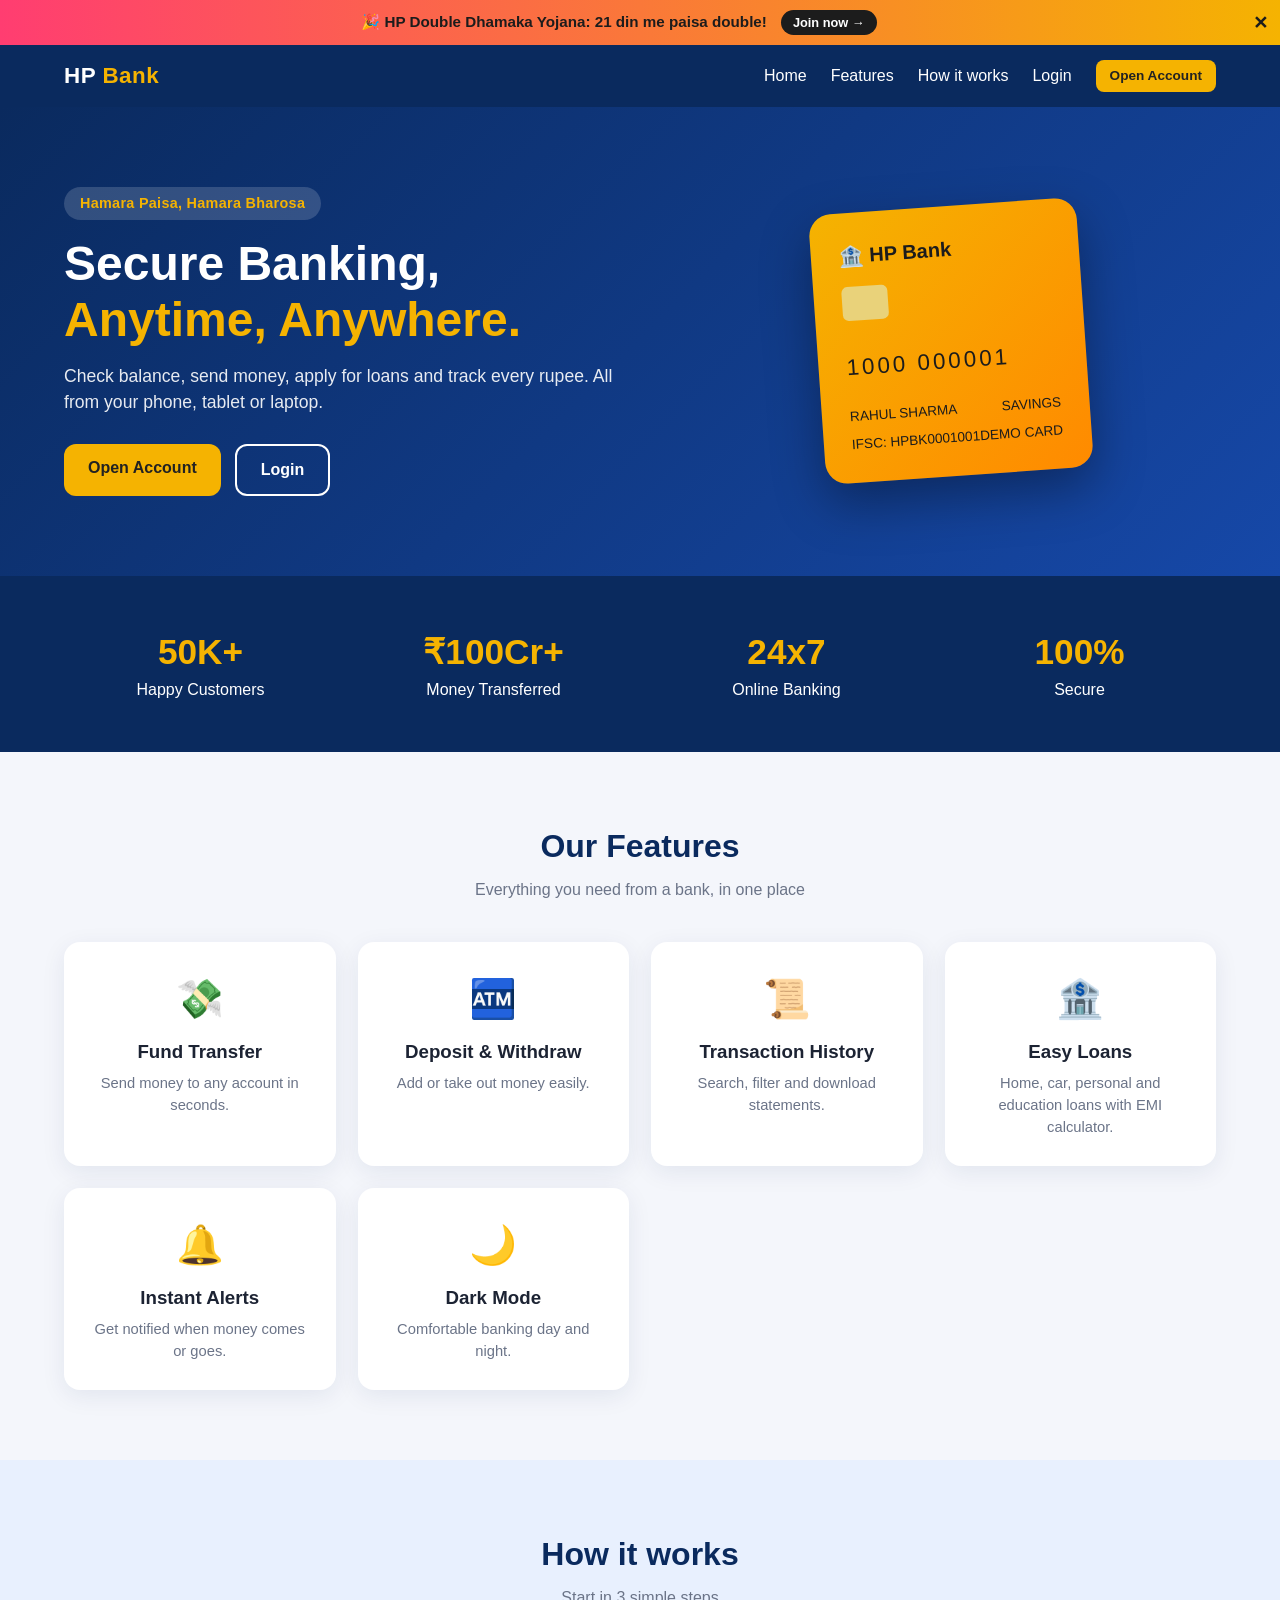
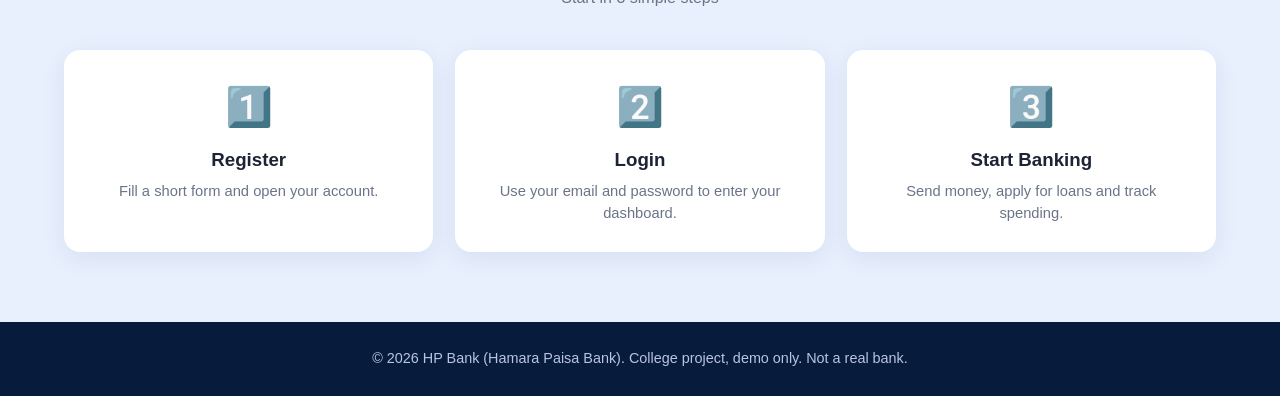
<file: index.html>
<!DOCTYPE html>
<html lang="en">
<head>
<meta charset="UTF-8">
<meta name="viewport" content="width=device-width, initial-scale=1">
<title>HP Bank - Secure Banking, Anytime</title>
<link rel="stylesheet" href="css/style.css">
</head>
<body>

<!-- JOKE SCHEME BANNER: delete this whole block (and the promoClose line in the script) to remove it -->
<div class="promo" id="promo">
  <span>🎉 <b>HP Double Dhamaka Yojana:</b> 21 din me paisa double!</span>
  <a href="login.html" class="promo-btn">Join now →</a>
  <small></small>
  <button id="promoClose" aria-label="Close">✕</button>
</div>

<nav class="nav">
  <a href="index.html" class="logo">HP <span>Bank</span></a>
  <button class="menu-toggle" id="menuBtn" aria-label="Menu">☰</button>
  <div class="nav-links" id="navLinks">
    <a href="#home">Home</a>
    <a href="#features">Features</a>
    <a href="#how">How it works</a>
    <a href="login.html">Login</a>
    <a href="login.html?tab=register" class="btn btn-gold btn-sm">Open Account</a>
  </div>
</nav>

<section class="hero" id="home">
  <div>
    <div class="tagline">Hamara Paisa, Hamara Bharosa</div>
    <h1>Secure Banking,<br><span>Anytime, Anywhere.</span></h1>
    <p>Check balance, send money, apply for loans and track every rupee. All from your phone, tablet or laptop.</p>
    <div class="hero-btns">
      <a href="login.html?tab=register" class="btn btn-gold">Open Account</a>
      <a href="login.html" class="btn btn-outline">Login</a>
    </div>
  </div>
  <div class="hero-card">
    <div class="bank-name">🏦 HP Bank</div>
    <div class="chip"></div>
    <div class="num">1000 000001</div>
    <div class="row"><span>RAHUL SHARMA</span><span>SAVINGS</span></div>
    <div class="row" style="margin-top:8px"><span>IFSC: HPBK0001001</span><span>DEMO CARD</span></div>
  </div>
</section>

<section class="stats">
  <div><h3>50K+</h3><p>Happy Customers</p></div>
  <div><h3>₹100Cr+</h3><p>Money Transferred</p></div>
  <div><h3>24x7</h3><p>Online Banking</p></div>
  <div><h3>100%</h3><p>Secure</p></div>
</section>

<section class="section" id="features">
  <h2>Our Features</h2>
  <p class="sub">Everything you need from a bank, in one place</p>
  <div class="grid">
    <div class="feature"><div class="ico">💸</div><h3>Fund Transfer</h3><p>Send money to any account in seconds.</p></div>
    <div class="feature"><div class="ico">🏧</div><h3>Deposit &amp; Withdraw</h3><p>Add or take out money easily.</p></div>
    <div class="feature"><div class="ico">📜</div><h3>Transaction History</h3><p>Search, filter and download statements.</p></div>
    <div class="feature"><div class="ico">🏦</div><h3>Easy Loans</h3><p>Home, car, personal and education loans with EMI calculator.</p></div>
    <div class="feature"><div class="ico">🔔</div><h3>Instant Alerts</h3><p>Get notified when money comes or goes.</p></div>
    <div class="feature"><div class="ico">🌙</div><h3>Dark Mode</h3><p>Comfortable banking day and night.</p></div>
  </div>
</section>

<section class="section" id="how" style="background:var(--sky)">
  <h2>How it works</h2>
  <p class="sub">Start in 3 simple steps</p>
  <div class="grid">
    <div class="feature"><div class="ico">1️⃣</div><h3>Register</h3><p>Fill a short form and open your account.</p></div>
    <div class="feature"><div class="ico">2️⃣</div><h3>Login</h3><p>Use your email and password to enter your dashboard.</p></div>
    <div class="feature"><div class="ico">3️⃣</div><h3>Start Banking</h3><p>Send money, apply for loans and track spending.</p></div>
  </div>
</section>

<footer>
  © 2026 HP Bank (Hamara Paisa Bank). College project, demo only. Not a real bank.
</footer>

<script src="js/data.js"></script>
<script>
  document.getElementById('promoClose').onclick = () => document.getElementById('promo').style.display = 'none';
  document.getElementById('menuBtn').onclick = () => document.getElementById('navLinks').classList.toggle('open');
  document.querySelectorAll('#navLinks a').forEach(a => a.addEventListener('click', () => document.getElementById('navLinks').classList.remove('open')));
</script>
</body>
</html>
</file>
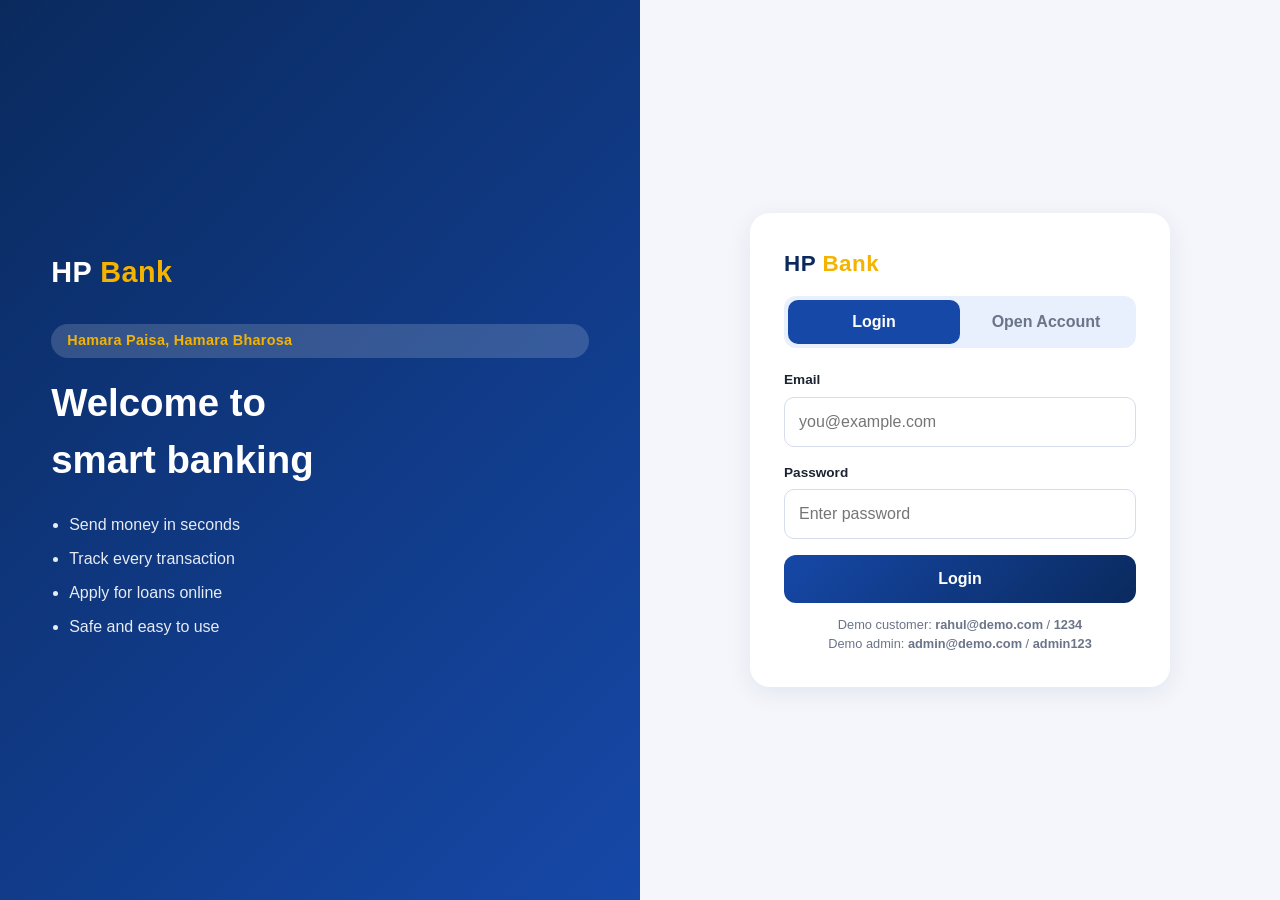
<file: login.html>
<!DOCTYPE html>
<html lang="en">
<head>
<meta charset="UTF-8">
<meta name="viewport" content="width=device-width, initial-scale=1">
<title>Login - HP Bank</title>
<link rel="stylesheet" href="css/style.css">
</head>
<body>
<div class="auth-wrap">
  <div class="auth-side">
    <a href="index.html" class="logo" style="font-size:1.8rem;margin-bottom:30px">HP <span>Bank</span></a>
    <div class="tagline">Hamara Paisa, Hamara Bharosa</div>
    <h1>Welcome to<br>smart banking</h1>
    <ul>
      <li>Send money in seconds</li>
      <li>Track every transaction</li>
      <li>Apply for loans online</li>
      <li>Safe and easy to use</li>
    </ul>
  </div>

  <div class="auth-box">
    <div class="auth-card">
      <a href="index.html" class="logo" style="color:var(--blue);display:block;margin-bottom:16px">HP <span>Bank</span></a>
      <div class="tabs">
        <button id="tabLogin" class="active">Login</button>
        <button id="tabReg">Open Account</button>
      </div>

      <!-- LOGIN -->
      <form id="loginForm">
        <div id="lMsg" class="msg"></div>
        <div class="field"><label>Email</label><input type="email" id="lEmail" placeholder="you@example.com" required></div>
        <div class="field"><label>Password</label><input type="password" id="lPass" placeholder="Enter password" required></div>
        <button class="btn btn-primary btn-block">Login</button>
        <p class="hint">
          Demo customer: <b>rahul@demo.com</b> / <b>1234</b><br>
          Demo admin: <b>admin@demo.com</b> / <b>admin123</b>
        </p>
      </form>

      <!-- REGISTER -->
      <form id="regForm" style="display:none">
        <div id="rMsg" class="msg"></div>
        <div class="field"><label>Full Name</label><input id="rName" required></div>
        <div class="field"><label>Email</label><input type="email" id="rEmail" required></div>
        <div class="form-grid">
          <div class="field"><label>Mobile (10 digits)</label><input id="rPhone" inputmode="numeric" maxlength="10" required></div>
          <div class="field"><label>City</label><input id="rCity"></div>
        </div>
        <div class="form-grid">
          <div class="field"><label>Account Type</label>
            <select id="rType"><option>Savings</option><option>Current</option></select></div>
          <div class="field"><label>Opening Deposit (₹)</label><input type="number" id="rOpen" min="500" value="1000" required></div>
        </div>
        <div class="field"><label>Password</label><input type="password" id="rPass" minlength="4" required></div>
        <button class="btn btn-primary btn-block">Create Account</button>
        <p class="hint">Minimum opening deposit is ₹500.</p>
      </form>
    </div>
  </div>
</div>

<script src="js/data.js"></script>
<script>
  const cur = Api.current();
  if (cur) location.href = cur.role === 'admin' ? 'admin.html' : 'app.html';

  const $ = id => document.getElementById(id);
  function showTab(reg) {
    $('loginForm').style.display = reg ? 'none' : 'block';
    $('regForm').style.display = reg ? 'block' : 'none';
    $('tabLogin').classList.toggle('active', !reg);
    $('tabReg').classList.toggle('active', reg);
  }
  $('tabLogin').onclick = () => showTab(false);
  $('tabReg').onclick = () => showTab(true);
  if (new URLSearchParams(location.search).get('tab') === 'register') showTab(true);

  function msg(id, text, ok) { const m = $(id); m.textContent = text; m.className = 'msg ' + (ok ? 'ok' : 'err'); }

  $('loginForm').onsubmit = e => {
    e.preventDefault();
    const r = Api.login($('lEmail').value, $('lPass').value);
    if (!r.ok) return msg('lMsg', r.msg);
    location.href = r.user.role === 'admin' ? 'admin.html' : 'app.html';
  };

  $('regForm').onsubmit = e => {
    e.preventDefault();
    const r = Api.register({
      name: $('rName').value, email: $('rEmail').value, phone: $('rPhone').value,
      city: $('rCity').value, accType: $('rType').value, opening: $('rOpen').value, password: $('rPass').value
    });
    if (!r.ok) return msg('rMsg', r.msg);
    msg('rMsg', 'Account created! Account number: ' + r.user.accNo + '. Logging in...', true);
    Api.login($('rEmail').value, $('rPass').value);
    setTimeout(() => location.href = 'app.html', 1500);
  };
</script>
</body>
</html>
</file>
<file: css/style.css>
/* ===== HP Bank - responsive stylesheet ===== */
:root{
  --blue:#0a2a5e; --blue2:#1648a8; --sky:#e8f0fe; --gold:#f5b301;
  --green:#12a150; --red:#e5484d; --text:#1c2333; --muted:#6b7488;
  --bg:#f4f6fb; --card:#ffffff; --radius:16px;
  --shadow:0 6px 24px rgba(10,42,94,.08);
}
body.dark{
  --bg:#0d1424; --card:#16203a; --text:#e8ecf7; --muted:#97a2bd; --sky:#1b2a4d;
  --shadow:0 6px 24px rgba(0,0,0,.4);
}
*{box-sizing:border-box;margin:0;padding:0}
html{scroll-behavior:smooth}
body{font-family:'Segoe UI',Roboto,Arial,sans-serif;background:var(--bg);color:var(--text);line-height:1.5}
a{text-decoration:none;color:inherit}
img{max-width:100%}
button,input,select{font:inherit}

/* ---------- buttons ---------- */
.btn{display:inline-block;padding:12px 24px;border:none;border-radius:12px;cursor:pointer;font-weight:600;transition:.25s}
.btn-primary{background:linear-gradient(135deg,var(--blue2),var(--blue));color:#fff}
.btn-primary:hover{transform:translateY(-2px);box-shadow:0 8px 20px rgba(22,72,168,.35)}
.btn-gold{background:var(--gold);color:#222}
.btn-gold:hover{transform:translateY(-2px)}
.btn-outline{background:transparent;border:2px solid #fff;color:#fff}
.btn-outline:hover{background:#fff;color:var(--blue)}
.btn-danger{background:var(--red);color:#fff}
.btn-success{background:var(--green);color:#fff}
.btn-sm{padding:6px 14px;font-size:.85rem;border-radius:8px}
.btn-block{width:100%}

/* ---------- landing page ---------- */
.nav{position:sticky;top:0;z-index:50;background:var(--blue);color:#fff;display:flex;align-items:center;justify-content:space-between;padding:14px 5%}
.logo{font-size:1.4rem;font-weight:800;letter-spacing:.5px}
.logo span{color:var(--gold)}
.nav-links{display:flex;gap:24px;align-items:center}
.nav-links a:hover{color:var(--gold)}
.menu-toggle{display:none;background:none;border:none;color:#fff;font-size:1.6rem;cursor:pointer}

.hero{background:linear-gradient(135deg,var(--blue) 0%,var(--blue2) 100%);color:#fff;padding:80px 5%;display:grid;grid-template-columns:1.1fr 1fr;gap:40px;align-items:center}
.hero h1{font-size:3rem;line-height:1.15;margin-bottom:16px}
.hero h1 span{color:var(--gold)}
.hero p{opacity:.9;margin-bottom:28px;font-size:1.1rem}
.hero-btns{display:flex;gap:14px;flex-wrap:wrap}
.hero-card{background:linear-gradient(135deg,#f5b301,#ff8a00);border-radius:22px;padding:28px;color:#1c1c1c;max-width:380px;margin:auto;box-shadow:0 20px 50px rgba(0,0,0,.35);transform:rotate(-4deg);transition:.4s}
.hero-card:hover{transform:rotate(0)}
.hero-card .chip{width:46px;height:34px;background:#e9d27a;border-radius:6px;margin-bottom:30px}
.hero-card .num{font-size:1.4rem;letter-spacing:3px;margin-bottom:22px}
.hero-card .row{display:flex;justify-content:space-between;font-size:.85rem}

.section{padding:70px 5%}
.section h2{text-align:center;font-size:2rem;margin-bottom:8px;color:var(--blue)}
body.dark .section h2{color:#fff}
.section .sub{text-align:center;color:var(--muted);margin-bottom:40px}
.grid{display:grid;gap:22px;grid-template-columns:repeat(auto-fit,minmax(230px,1fr))}
.feature{background:var(--card);padding:28px;border-radius:var(--radius);box-shadow:var(--shadow);text-align:center;transition:.3s}
.feature:hover{transform:translateY(-6px)}
.feature .ico{font-size:2.4rem;margin-bottom:10px}
.feature h3{margin-bottom:6px}
.feature p{color:var(--muted);font-size:.92rem}
.stats{background:var(--blue);color:#fff;display:grid;grid-template-columns:repeat(auto-fit,minmax(160px,1fr));gap:20px;padding:50px 5%;text-align:center}
.stats h3{font-size:2.2rem;color:var(--gold)}
footer{background:#071b3d;color:#b9c4e0;text-align:center;padding:26px 5%;font-size:.9rem}

/* ---------- auth pages ---------- */
.auth-wrap{min-height:100vh;display:grid;grid-template-columns:1fr 1fr}
.auth-side{background:linear-gradient(135deg,var(--blue),var(--blue2));color:#fff;padding:60px 8%;display:flex;flex-direction:column;justify-content:center}
.auth-side h1{font-size:2.4rem;margin-bottom:14px}
.auth-side li{margin:10px 0 10px 18px;opacity:.9}
.auth-box{display:flex;align-items:center;justify-content:center;padding:30px 5%}
.auth-card{width:100%;max-width:420px;background:var(--card);padding:34px;border-radius:20px;box-shadow:var(--shadow)}
.tabs{display:flex;background:var(--sky);border-radius:12px;padding:4px;margin-bottom:22px}
.tabs button{flex:1;padding:10px;border:none;background:none;border-radius:10px;cursor:pointer;font-weight:600;color:var(--muted)}
.tabs button.active{background:var(--blue2);color:#fff}
.field{margin-bottom:16px}
.field label{display:block;font-size:.85rem;font-weight:600;margin-bottom:6px}
.field input,.field select{width:100%;padding:12px 14px;border:1.5px solid #d6dcea;border-radius:10px;background:var(--card);color:var(--text);outline:none;transition:.2s}
.field input:focus,.field select:focus{border-color:var(--blue2);box-shadow:0 0 0 3px rgba(22,72,168,.15)}
.hint{font-size:.8rem;color:var(--muted);margin-top:12px;text-align:center}
.msg{padding:10px 14px;border-radius:10px;margin-bottom:14px;font-size:.9rem;display:none}
.msg.err{display:block;background:#fde8e9;color:#b3262b}
.msg.ok{display:block;background:#e3f6ec;color:#0e7a3c}

/* ---------- app layout ---------- */
.app{display:grid;grid-template-columns:250px 1fr;min-height:100vh}
.sidebar{background:var(--blue);color:#fff;padding:24px 16px;position:sticky;top:0;height:100vh;overflow-y:auto;transition:.3s}
.sidebar .logo{padding:0 10px 24px}
.sidebar a{display:flex;gap:12px;align-items:center;padding:12px 14px;border-radius:12px;margin-bottom:4px;cursor:pointer;opacity:.85;transition:.2s}
.sidebar a:hover,.sidebar a.active{background:rgba(255,255,255,.14);opacity:1}
.sidebar a.active{border-left:4px solid var(--gold)}
.main{padding:0 0 40px;min-width:0}
.topbar{display:flex;align-items:center;justify-content:space-between;padding:14px 28px;background:var(--card);box-shadow:0 2px 10px rgba(0,0,0,.05);position:sticky;top:0;z-index:30}
.tb-brand{line-height:1.25}
.tb-bank{font-size:1.15rem;font-weight:800;color:var(--blue2);letter-spacing:.3px}
body.dark .tb-bank{color:#7aa8ff}
.tb-brand h2{font-size:.85rem;font-weight:600;color:var(--muted)}
.top-right{display:flex;align-items:center;gap:14px}
.icon-btn{background:var(--sky);border:none;width:40px;height:40px;border-radius:50%;cursor:pointer;font-size:1.1rem;position:relative}
.badge{position:absolute;top:-2px;right:-2px;background:var(--red);color:#fff;font-size:.65rem;border-radius:50%;width:17px;height:17px;display:flex;align-items:center;justify-content:center}
.avatar{width:40px;height:40px;border-radius:50%;background:var(--blue2);color:#fff;display:flex;align-items:center;justify-content:center;font-weight:700}
.burger{display:none;background:none;border:none;font-size:1.6rem;cursor:pointer;color:var(--text)}
.content{padding:26px 28px}
.page{display:none;animation:fade .35s}
.page.active{display:block}
@keyframes fade{from{opacity:0;transform:translateY(8px)}to{opacity:1;transform:none}}

/* ---------- dashboard widgets ---------- */
.row2{display:grid;grid-template-columns:1.2fr 1fr;gap:22px;margin-bottom:22px}
.card{background:var(--card);border-radius:var(--radius);padding:22px;box-shadow:var(--shadow)}
.card h3{margin-bottom:14px;font-size:1.05rem}
.balance-card{background:linear-gradient(135deg,var(--blue2),var(--blue) 60%,#06183a);color:#fff;border-radius:20px;padding:28px;position:relative;overflow:hidden}
.balance-card::after{content:"";position:absolute;right:-60px;top:-60px;width:200px;height:200px;border-radius:50%;background:rgba(255,255,255,.08)}
.balance-card small{opacity:.8}
.balance-card .amt{font-size:2.4rem;font-weight:800;margin:6px 0 18px}
.balance-card .acc{display:flex;justify-content:space-between;font-size:.9rem;opacity:.9;flex-wrap:wrap;gap:6px}
.balance-card > *{position:relative;z-index:1}
.bc-top{display:flex;justify-content:space-between;align-items:center;margin-bottom:18px;font-size:.85rem;opacity:.95}
.bc-bank{font-weight:800;font-size:1.2rem;letter-spacing:.5px;color:var(--gold)}
.bc-accno{font-size:1.35rem;letter-spacing:3px;font-weight:600;margin-bottom:14px}
.hero-card .bank-name{font-weight:800;font-size:1.25rem;margin-bottom:16px}
.promo{background:linear-gradient(90deg,#ff3d71,#f5b301);color:#1c1c1c;text-align:center;padding:10px 44px 10px 16px;font-weight:600;position:relative;display:flex;flex-wrap:wrap;gap:2px 14px;justify-content:center;align-items:center;font-size:.95rem}
.promo-btn{background:#1c1c1c;color:#fff;padding:3px 12px;border-radius:14px;font-size:.8rem}
.promo small{font-weight:400;opacity:.85;font-size:.78rem}
.promo button{position:absolute;right:12px;top:50%;transform:translateY(-50%);background:none;border:none;cursor:pointer;font-size:1.1rem;color:#1c1c1c}
.tagline{display:inline-block;background:rgba(255,255,255,.16);color:var(--gold);padding:6px 16px;border-radius:20px;margin-bottom:16px;font-size:.9rem;font-weight:600;letter-spacing:.3px}
.quick{display:grid;grid-template-columns:repeat(auto-fit,minmax(120px,1fr));gap:14px;margin-bottom:22px}
.cat-grid{display:grid;grid-template-columns:repeat(auto-fill,minmax(115px,1fr));gap:14px}
.cat{background:var(--bg);border:2px solid transparent;border-radius:14px;padding:16px 8px;text-align:center;cursor:pointer;font-weight:600;font-size:.88rem;transition:.25s}
.cat span{display:block;font-size:1.9rem;margin-bottom:4px}
.cat:hover,.cat.sel{border-color:var(--blue2);transform:translateY(-3px);background:var(--sky)}
.chips{display:flex;flex-wrap:wrap;gap:8px;margin-bottom:14px}
.chip-btn{padding:8px 14px;border-radius:20px;border:1.5px solid #d6dcea;background:var(--card);color:var(--text);cursor:pointer;font-weight:600}
.chip-btn.sel,.chip-btn:hover{background:var(--blue2);color:#fff;border-color:var(--blue2)}
.bill-info{background:var(--sky);padding:14px;border-radius:12px;line-height:1.7}
.receipt{border:2px dashed var(--green);border-radius:14px;padding:22px;text-align:center}
.scheme-hero{background:linear-gradient(135deg,#7b2ff7,#f107a3 60%,#f5b301);color:#fff;border-radius:20px;padding:26px;display:flex;justify-content:space-between;align-items:center;gap:14px;margin-bottom:16px}
.scheme-hero h2{font-size:1.7rem;margin-bottom:6px}
.scheme-hero .x2{font-size:4.2rem;font-weight:900;opacity:.9;line-height:1}
.warn{background:#fff3cd;color:#6b4e00;padding:12px 16px;border-radius:12px;margin-bottom:22px;font-size:.9rem}
body.dark .warn{background:#3a3000;color:#ffe08a}
.progress{background:rgba(120,130,160,.25);border-radius:10px;height:8px;min-width:90px;overflow:hidden}
.progress div{height:100%;background:linear-gradient(90deg,var(--blue2),var(--gold))}
.quick button{background:var(--card);border:none;padding:18px 8px;border-radius:14px;box-shadow:var(--shadow);cursor:pointer;color:var(--text);font-weight:600;transition:.25s}
.quick button:hover{transform:translateY(-4px);background:var(--sky)}
.quick button span{display:block;font-size:1.7rem;margin-bottom:4px}
.txn{display:flex;align-items:center;justify-content:space-between;padding:12px 0;border-bottom:1px solid rgba(120,130,160,.18)}
.txn:last-child{border:none}
.txn .l{display:flex;gap:12px;align-items:center}
.txn .dot{width:40px;height:40px;border-radius:50%;display:flex;align-items:center;justify-content:center;font-weight:700}
.txn .dot.cr{background:#e3f6ec;color:var(--green)}
.txn .dot.dr{background:#fde8e9;color:var(--red)}
.txn small{color:var(--muted)}
.cr-t{color:var(--green);font-weight:700}
.dr-t{color:var(--red);font-weight:700}

/* chart */
.chart{display:flex;align-items:flex-end;gap:12px;height:170px;padding-top:10px}
.bar{flex:1;background:linear-gradient(to top,var(--blue2),#6ea0ff);border-radius:8px 8px 0 0;position:relative;transition:.3s;min-height:6px}
.bar:hover{filter:brightness(1.15)}
.bar span{position:absolute;bottom:-22px;left:50%;transform:translateX(-50%);font-size:.72rem;color:var(--muted)}
.chart-wrap{padding-bottom:26px}

/* tables */
.table-wrap{overflow-x:auto}
table{width:100%;border-collapse:collapse;min-width:520px}
th,td{padding:12px 10px;text-align:left;font-size:.92rem;border-bottom:1px solid rgba(120,130,160,.18)}
th{color:var(--muted);font-weight:600;font-size:.8rem;text-transform:uppercase}
.tag{padding:4px 10px;border-radius:20px;font-size:.75rem;font-weight:700}
.tag.pending{background:#fff3cd;color:#8a6500}
.tag.approved,.tag.active{background:#e3f6ec;color:#0e7a3c}
.tag.rejected,.tag.blocked{background:#fde8e9;color:#b3262b}
.form-grid{display:grid;grid-template-columns:1fr 1fr;gap:0 18px}
.toolbar{display:flex;gap:12px;flex-wrap:wrap;margin-bottom:16px}
.toolbar input,.toolbar select{padding:10px 12px;border:1.5px solid #d6dcea;border-radius:10px;background:var(--card);color:var(--text)}
.toolbar input{flex:1;min-width:160px}
.emi-out{background:var(--sky);padding:16px;border-radius:12px;margin-top:12px;text-align:center}
.emi-out b{font-size:1.5rem;color:var(--blue2)}
.profile-head{display:flex;gap:18px;align-items:center;margin-bottom:20px}
.profile-head .avatar{width:70px;height:70px;font-size:1.8rem}

/* notification dropdown + toast */
.notif{position:absolute;right:0;top:50px;width:300px;background:var(--card);border-radius:14px;box-shadow:0 12px 40px rgba(0,0,0,.2);padding:14px;display:none}
.notif.show{display:block}
.notif p{font-size:.85rem;padding:8px 0;border-bottom:1px solid rgba(120,130,160,.18)}
.toast{position:fixed;bottom:24px;right:24px;background:var(--green);color:#fff;padding:14px 22px;border-radius:12px;box-shadow:0 8px 24px rgba(0,0,0,.25);transform:translateY(120px);transition:.4s;z-index:99}
.toast.show{transform:none}
.toast.err{background:var(--red)}
.overlay{display:none;position:fixed;inset:0;background:rgba(0,0,0,.5);z-index:39}

/* ====== RESPONSIVE ====== */
@media(max-width:900px){
  .hero{grid-template-columns:1fr;text-align:center;padding:50px 5%}
  .hero h1{font-size:2.2rem}.hero-btns{justify-content:center}
  .auth-wrap{grid-template-columns:1fr}.auth-side{display:none}
  .app{grid-template-columns:1fr}
  .sidebar{position:fixed;left:-270px;width:250px;z-index:40}
  .sidebar.open{left:0}
  .overlay.show{display:block}
  .burger{display:block}
  .row2{grid-template-columns:1fr}
}
@media print{
  .sidebar,.topbar,.toolbar,.overlay,.toast,.quick{display:none!important}
  .app{display:block}
  body{background:#fff;color:#000}
  .card{box-shadow:none}
}
@media(max-width:640px){
  .menu-toggle{display:block}
  .nav-links{display:none;position:absolute;top:100%;left:0;right:0;background:var(--blue);flex-direction:column;padding:18px;gap:14px}
  .nav-links.open{display:flex}
  .quick{grid-template-columns:repeat(2,1fr)}
  .form-grid{grid-template-columns:1fr}
  .content{padding:18px 14px}
  .topbar{padding:12px 14px}
  .balance-card .amt{font-size:1.9rem}
  .scheme-hero h2{font-size:1.25rem}
  .scheme-hero .x2{font-size:2.6rem}
  .notif{position:fixed;left:12px;right:12px;width:auto;top:64px}
}
</file>
